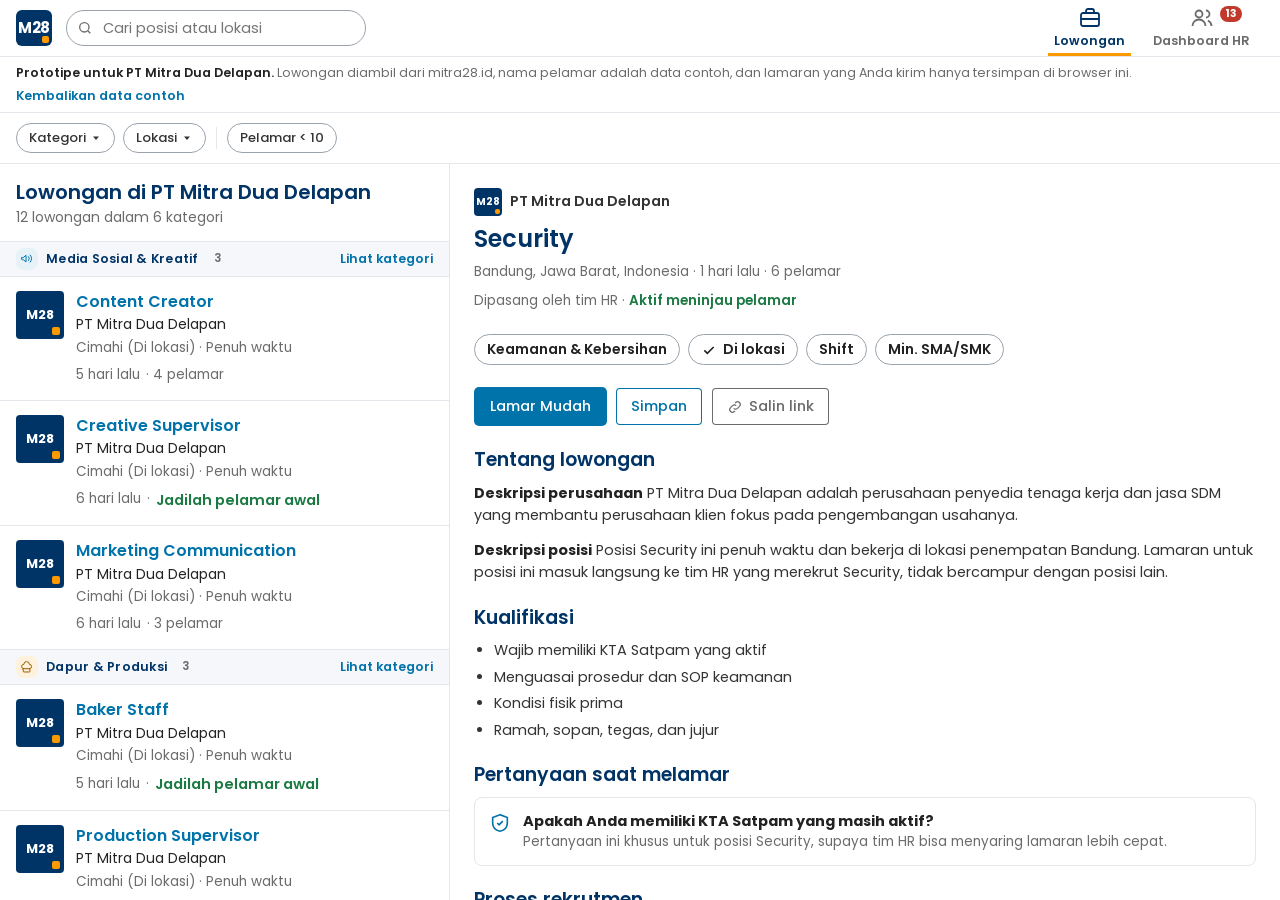
<file: index.html>
<!doctype html>
<html lang="id">
<head>
  <meta charset="utf-8">
  <meta name="viewport" content="width=device-width, initial-scale=1, viewport-fit=cover">
  <title>Rekrutmen M28</title>
  <meta name="description" content="Prototipe sistem rekrutmen PT Mitra Dua Delapan: lowongan per kategori, formulir lamaran bertahap, dan dashboard HR.">
  <link rel="preconnect" href="https://fonts.googleapis.com">
  <link rel="preconnect" href="https://fonts.gstatic.com" crossorigin>
  <link rel="stylesheet" href="https://fonts.googleapis.com/css2?family=Poppins:wght@400;500;600;700&family=IBM+Plex+Mono:wght@400;500&display=swap">
  <link rel="stylesheet" href="css/style.css">
</head>
<body>
<header class="nav">
  <div class="wrap">
    <span class="logo" aria-hidden="true">M28</span>
    <label class="nsearch" for="gsearch"><svg width="16" height="16" viewBox="0 0 24 24" fill="none" stroke="currentColor" stroke-width="2"><circle cx="11" cy="11" r="7"/><path d="m20 20-3.5-3.5"/></svg><input id="gsearch" type="search" placeholder="Cari posisi atau lokasi"></label>
    <nav class="navitems" aria-label="Tampilan">
      <button class="navitem" id="v-portal"><svg width="24" height="24" viewBox="0 0 24 24" fill="none" stroke="currentColor" stroke-width="1.8"><rect x="3" y="7" width="18" height="13" rx="2"/><path d="M8 7V5a2 2 0 0 1 2-2h4a2 2 0 0 1 2 2v2M3 13h18"/></svg>Lowongan</button>
      <button class="navitem" id="v-hr"><svg width="24" height="24" viewBox="0 0 24 24" fill="none" stroke="currentColor" stroke-width="1.8"><circle cx="9" cy="8" r="3.5"/><path d="M2.5 20a6.5 6.5 0 0 1 13 0"/><path d="M16 4.5a3.5 3.5 0 0 1 0 7M18 14.5a6.5 6.5 0 0 1 3.5 5.5"/></svg>Dashboard HR<span class="badge" id="hrbadge" hidden></span></button>
    </nav>
  </div>
</header>
<div class="demo-note"><div class="wrap"><span><b>Prototipe untuk PT Mitra Dua Delapan.</b> Lowongan diambil dari mitra28.id, nama pelamar adalah data contoh, dan lamaran yang Anda kirim hanya tersimpan di browser ini.</span><button class="linkbtn" id="reset">Kembalikan data contoh</button></div></div>

<main id="app"></main>
<div id="layer"></div>

<script src="js/app.js"></script>
</body>
</html>
</file>
<file: css/style.css>
/* Base reset */
:root{color-scheme:light;box-sizing:border-box;padding-top:env(safe-area-inset-top,0px);padding-bottom:env(safe-area-inset-bottom,0px)}
html{scroll-padding-top:env(safe-area-inset-top,0px)}
body{margin:0;padding:0;font:14px -apple-system,BlinkMacSystemFont,sans-serif;background:#fff;color:#000}
img{max-width:100%}
[hidden]:not([hidden=until-found i]){display:none!important}

/* Layout: plain white two-pane jobs view (hairline dividers, pill filters) dressed in the mitra28.id brand: navy #003366 headings, orange #FF9900 accents, #0073AA buttons, Poppins */
:root {
  --bg: #ffffff;
  --surface: #ffffff;
  --surface-2: #f5f7fa;
  --hover: #f3f7fb;
  --selected: #e9f1f8;
  --fg: #222222;
  --body: #333333;
  --muted: #6b6b6b;
  --line: #e3e6ea;
  --pill: #9aa3ad;
  --heading: #003366;
  --primary: #0073aa;
  --primary-hover: #005f8c;
  --primary-soft: #e6f2f8;
  --brand: #003366;
  --orange: #ff9900;
  --ok: #1b7a43;   --ok-bg: #e3f3e9;
  --bad: #c0392b;  --bad-bg: #fbe6e3;
  --warn: #9a5b00; --warn-bg: #fff2dc;
  --violet: #5b3fb0; --violet-bg: #efebfa;
  --banner: linear-gradient(120deg, #003366, #0073aa 62%, #ff9900);
  --font: "Poppins", "Segoe UI", system-ui, sans-serif;
  --mono: "IBM Plex Mono", ui-monospace, Consolas, monospace;
}
@media (prefers-color-scheme: dark) { :root:not([data-theme="light"]) {
  --bg: #0d1726; --surface: #0d1726; --surface-2: #152338; --hover: #14243a; --selected: #172c47; --fg: #eef2f7; --body: #d6dde8; --muted: #9fb0c6; --line: #22344e; --pill: #6f819a;
  --heading: #9cc6ef; --primary: #4fb3e6; --primary-hover: #7cc7ee; --primary-soft: #14324d; --brand: #003366; --orange: #ff9900;
  --ok: #6fcf97; --ok-bg: #173226; --bad: #f19a82; --bad-bg: #3a221c; --warn: #ffbf5c; --warn-bg: #3a2a10; --violet: #b9a2f2; --violet-bg: #2a2340;
  --banner: linear-gradient(120deg, #00264d, #005a87 62%, #c77700);
  color-scheme: dark; } }
:root[data-theme="dark"] {
  --bg: #0d1726; --surface: #0d1726; --surface-2: #152338; --hover: #14243a; --selected: #172c47; --fg: #eef2f7; --body: #d6dde8; --muted: #9fb0c6; --line: #22344e; --pill: #6f819a;
  --heading: #9cc6ef; --primary: #4fb3e6; --primary-hover: #7cc7ee; --primary-soft: #14324d; --brand: #003366; --orange: #ff9900;
  --ok: #6fcf97; --ok-bg: #173226; --bad: #f19a82; --bad-bg: #3a221c; --warn: #ffbf5c; --warn-bg: #3a2a10; --violet: #b9a2f2; --violet-bg: #2a2340;
  --banner: linear-gradient(120deg, #00264d, #005a87 62%, #c77700);
  color-scheme: dark;
}
* { box-sizing: border-box; }
body { background: var(--bg); color: var(--body); font-family: var(--font); font-size: 14.5px; line-height: 1.55; }
h1, h2, h3 { text-wrap: balance; margin: 0; line-height: 1.25; color: var(--heading); font-weight: 600; }
.fbar { border-bottom: 1px solid var(--line); }
.fbar .wrap { padding-block: 10px; display: flex; gap: 8px; flex-wrap: wrap; align-items: center; }
.fbar .fpill { font-size: 13px; padding: 4px 12px; }
.dd { position: relative; }
.ddbtn { display: inline-flex; align-items: center; gap: 4px; }
.ddpop { position: absolute; top: calc(100% + 6px); left: 0; z-index: 30; width: min(320px, calc(100vw - 32px)); background: var(--surface); border-radius: 8px; box-shadow: 0 0 0 1px var(--line), 0 8px 24px rgba(0,0,0,.16); }
.ddlist { padding: 6px 0; max-height: 340px; overflow: auto; }
.ddopt { display: flex; align-items: center; gap: 12px; padding: 9px 16px; font-size: 13.5px; color: var(--body); cursor: pointer; }
.ddopt:hover { background: var(--hover); }
.ddopt input { width: 20px; height: 20px; margin: 0; accent-color: var(--primary); flex: none; }
.ddopt .cn { margin-left: auto; }
.ddopt.zero { color: var(--muted); }
.ddfoot { border-top: 1px solid var(--line); padding: 10px 12px; display: flex; justify-content: flex-end; gap: 8px; }
.btn.soft { background: var(--surface-2); color: var(--body); }
.btn.soft:disabled { opacity: .55; cursor: default; }
.cn { font-size: 12.5px; font-weight: 600; color: var(--muted); background: var(--surface-2); border-radius: 999px; padding: 0 7px; font-variant-numeric: tabular-nums; }
.ci { display: grid; place-items: center; border-radius: 8px; flex: none; }
.ci svg { width: 60%; height: 60%; }
.fsep { width: 1px; height: 22px; background: var(--line); margin: 0 2px; }
.cathead { position: sticky; top: 0; z-index: 2; background: var(--surface-2); border-bottom: 1px solid var(--line); padding: 6px 16px; display: flex; align-items: center; gap: 8px; }
.cathead b { color: var(--heading); font-size: 12.5px; font-weight: 600; letter-spacing: .02em; }
.cathead .cn { font-size: 11.5px; }
.cathead .linkbtn { margin-left: auto; font-size: 12.5px; }
.phrow { display: flex; gap: 12px; align-items: center; }
button.tag { background: var(--surface); cursor: pointer; }
button.tag:hover { border-color: var(--heading); color: var(--heading); }
.rel { display: grid; }
.relrow { display: flex; gap: 12px; align-items: center; padding: 10px 0; border: 0; border-top: 1px solid var(--line); background: none; text-align: left; width: 100%; }
.relrow:first-child { border-top: 0; }
.relrow .co { width: 40px; height: 40px; font-size: 11px; }
.relrow .jt { color: var(--primary); font-weight: 600; }
.relrow:hover .jt { text-decoration: underline; }
@media (max-width: 860px) { .cathead { position: static; } }
p { margin: 0; }
button, input, select, textarea { font: inherit; color: inherit; }
button { cursor: pointer; }
:focus-visible { outline: 2px solid var(--primary); outline-offset: 2px; }
svg { flex: none; }
.wrap { max-width: 1280px; margin: 0 auto; padding-left: max(16px, env(safe-area-inset-left, 0px)); padding-right: max(16px, env(safe-area-inset-right, 0px)); }
.card { background: var(--surface); border: 1px solid var(--line); border-radius: 8px; }

/* Nav */
.nav { background: var(--surface); border-bottom: 1px solid var(--line); position: sticky; top: env(safe-area-inset-top, 0px); z-index: 20; }
.nav .wrap { display: flex; align-items: center; gap: 14px; height: 56px; }
.logo { width: 36px; height: 36px; border-radius: 6px; background: var(--brand); color: #fff; display: grid; place-items: center; font-weight: 700; font-size: 15px; letter-spacing: -.02em; position: relative; flex: none; }
.logo::after { content: ""; position: absolute; right: 3px; bottom: 3px; width: 7px; height: 7px; border-radius: 2px; background: var(--orange); }
.nsearch { display: flex; align-items: center; gap: 8px; background: var(--surface); border: 1px solid var(--pill); border-radius: 999px; padding: 0 10px; height: 36px; flex: 0 1 300px; min-width: 0; color: var(--muted); }
.nsearch input { border: 0; background: transparent; outline: 0; min-width: 0; width: 100%; color: var(--fg); }
.navitems { margin-left: auto; display: flex; height: 100%; }
.navitem { border: 0; background: none; display: flex; flex-direction: column; align-items: center; justify-content: center; gap: 1px; padding: 0 14px; font-size: 12.5px; font-weight: 600; color: var(--muted); position: relative; min-width: 76px; }
.navitem:hover { color: var(--heading); }
.navitem[aria-current="true"] { color: var(--heading); }
.navitem[aria-current="true"]::after { content: ""; position: absolute; left: 8px; right: 8px; bottom: 0; height: 3px; background: var(--orange); }
.navitem .badge { position: absolute; top: 6px; right: 22px; background: var(--bad); color: #fff; border-radius: 999px; font-size: 10.5px; font-weight: 700; padding: 0 5px; line-height: 16px; }
@media (max-width: 560px) { .nsearch { display: none; } .navitem { min-width: 64px; padding: 0 8px; } }
.demo-note { font-size: 12.5px; color: var(--muted); background: var(--bg); border-bottom: 1px solid var(--line); }
.demo-note .wrap { padding-block: 6px; display: flex; gap: 4px 12px; flex-wrap: wrap; align-items: center; }
.demo-note b { color: var(--fg); font-weight: 600; }
.linkbtn { border: 0; background: none; padding: 0; color: var(--primary); font-weight: 600; font-size: inherit; }
.linkbtn:hover { text-decoration: underline; }

/* Buttons & pills */
.btn { border: 1px solid transparent; border-radius: 5px; padding: 7px 15px; font-weight: 500; font-size: 14.5px; display: inline-flex; align-items: center; gap: 6px; min-height: 34px; transition: background .15s, box-shadow .15s; }
.btn.primary { background: var(--primary); color: #ffffff; }
.btn.primary:hover { background: var(--primary-hover); }
.btn.outline { background: transparent; color: var(--primary); box-shadow: inset 0 0 0 1px var(--primary); }
.btn.outline:hover { background: var(--primary-soft); box-shadow: inset 0 0 0 2px var(--primary); }
.btn.quiet { background: transparent; color: var(--muted); box-shadow: inset 0 0 0 1px var(--muted); }
.btn.quiet:hover { background: var(--hover); color: var(--fg); }
.btn.sm { font-size: 14px; padding: 4px 12px; min-height: 30px; }
.pills { display: flex; gap: 8px; flex-wrap: wrap; }
.fpill { border: 1px solid var(--pill); background: var(--surface); color: var(--body); border-radius: 999px; padding: 5px 14px; font-weight: 500; font-size: 14px; }
.fpill:hover { border-color: var(--heading); color: var(--heading); }
.fpill[aria-pressed="true"] { background: var(--orange); border-color: var(--orange); color: #222222; }
.tag { display: inline-flex; align-items: center; gap: 6px; border: 1px solid var(--pill); color: var(--fg); border-radius: 999px; padding: 4px 12px; font-size: 14px; font-weight: 600; }
.meta { color: var(--muted); font-size: 13.5px; }
.green { color: var(--ok); font-weight: 600; }
.mono { font-family: var(--mono); font-size: 12.5px; font-variant-numeric: tabular-nums; }

/* Portal: split */
/* Plain white two-pane: each column scrolls on its own and the pair fills the rest of the screen */
.portal { display: grid; grid-template-columns: minmax(0, 450px) minmax(0, 1fr); max-width: 1280px; margin: 0 auto; background: var(--bg); border-left: 1px solid var(--line); border-right: 1px solid var(--line); height: calc(100vh - var(--top, 150px)); padding-left: env(safe-area-inset-left, 0px); padding-right: env(safe-area-inset-right, 0px); }
@supports (height: 100dvh) { .portal { height: calc(100dvh - var(--top, 150px)); } }
@media (max-width: 1280px) { .portal { border-left: 0; border-right: 0; } }
.plist { border-right: 1px solid var(--line); min-width: 0; overflow: auto; }
.plist-h { padding: 16px 16px 12px; display: grid; gap: 2px; border-bottom: 1px solid var(--line); }
.plist-h h2 { font-size: 20px; font-weight: 600; }
.plist-h p { font-size: 14px; color: var(--muted); }
.plist-f { padding: 12px 16px; border-bottom: 1px solid var(--line); }
.jobrow { display: flex; gap: 12px; padding: 14px 16px; border: 0; border-bottom: 1px solid var(--line); background: transparent; width: 100%; text-align: left; position: relative; }
.jobrow:hover { background: var(--hover); }
.jobrow[aria-current="true"] { background: var(--selected); }
.jobrow[aria-current="true"]::before { content: ""; position: absolute; left: 0; top: 0; bottom: 0; width: 3px; background: var(--orange); }
.co { width: 48px; height: 48px; border-radius: 4px; background: var(--brand); color: #fff; display: grid; place-items: center; font-weight: 700; font-size: 13px; flex: none; position: relative; }
.co::after { content: ""; position: absolute; right: 4px; bottom: 4px; width: 8px; height: 8px; border-radius: 2px; background: var(--orange); }
.jobrow .jt { color: var(--primary); font-weight: 600; font-size: 16px; line-height: 1.25; }
.jobrow:hover .jt { text-decoration: underline; }
.jobrow .jc { font-size: 14px; color: var(--fg); }
.jobrow .jm { margin-top: 6px; display: flex; gap: 6px; align-items: center; flex-wrap: wrap; }
.pdetail { min-width: 0; padding: 24px; display: grid; gap: 22px; align-content: start; overflow: auto; }
.back { display: none; }
@media (max-width: 860px) {
  .portal { grid-template-columns: 1fr; height: auto; }
  .plist { border-right: 0; overflow: visible; }
  .portal.show-detail .plist { display: none; }
  .portal:not(.show-detail) .pdetail { display: none; }
  .pdetail { overflow: visible; padding: 18px 16px; }
  .back { display: inline-flex; }
}
.dhead { display: grid; gap: 8px; }
.dco { display: flex; align-items: center; gap: 8px; font-size: 14px; font-weight: 600; }
.dco .co { width: 28px; height: 28px; font-size: 10px; }
.dco .co::after { width: 5px; height: 5px; right: 2px; bottom: 2px; }
.dhead h2 { font-size: 24px; font-weight: 600; }
.ins { display: grid; gap: 8px; font-size: 14.5px; }
.ins div { display: flex; gap: 10px; align-items: center; }
.ins svg { color: var(--muted); }
.actions { display: flex; gap: 8px; flex-wrap: wrap; }
.sec h3 { font-size: 19px; font-weight: 600; margin-bottom: 10px; }
.sec ul { margin: 0; padding-left: 20px; display: grid; gap: 4px; }
.steps { display: grid; grid-template-columns: repeat(4, minmax(0, 1fr)); gap: 8px; counter-reset: s; }
@media (max-width: 520px) { .steps { grid-template-columns: repeat(2, minmax(0, 1fr)); } }
.step { border: 1px solid var(--line); border-radius: 8px; padding: 10px 12px; font-size: 13.5px; }
.step b { display: block; font-size: 14.5px; }
.step::before { counter-increment: s; content: counter(s); display: grid; place-items: center; width: 22px; height: 22px; border-radius: 50%; background: var(--primary); color: var(--surface); font-size: 12px; font-weight: 700; margin-bottom: 6px; }
.screen-box { border: 1px solid var(--line); border-radius: 8px; padding: 12px 14px; display: flex; gap: 12px; align-items: start; }
.screen-box svg { color: var(--primary); margin-top: 2px; }
.urlbox { display: flex; gap: 8px; align-items: center; background: var(--surface-2); border-radius: 6px; padding: 8px 10px; font-family: var(--mono); font-size: 12.5px; overflow-wrap: anywhere; color: var(--muted); }

/* Modal */
.overlay { position: fixed; inset: 0; background: rgba(0,0,0,.6); z-index: 40; display: grid; place-items: center; padding: max(16px, env(safe-area-inset-top, 0px)) max(16px, env(safe-area-inset-right, 0px)) max(16px, env(safe-area-inset-bottom, 0px)) max(16px, env(safe-area-inset-left, 0px)); }
.dialog { background: var(--surface); border-radius: 10px; width: 100%; max-width: 620px; max-height: 100%; display: flex; flex-direction: column; overflow: hidden; }
.dlg-h { padding: 14px 20px; border-bottom: 1px solid var(--line); display: flex; justify-content: space-between; align-items: center; gap: 12px; }
.dlg-h h2 { font-size: 19px; font-weight: 600; }
.x { border: 0; background: transparent; width: 36px; height: 36px; border-radius: 50%; display: grid; place-items: center; color: var(--muted); flex: none; }
.x:hover { background: var(--hover); color: var(--fg); }
.prog { padding: 14px 20px 0; display: grid; gap: 6px; }
.prog-bar { height: 8px; border-radius: 8px; background: var(--surface-2); overflow: hidden; }
.prog-bar span { display: block; height: 100%; background: var(--orange); border-radius: 8px; transition: width .25s ease; }
.prog-l { display: flex; justify-content: space-between; font-size: 13px; color: var(--muted); }
.dlg-b { padding: 16px 20px 20px; overflow: auto; display: grid; gap: 16px; }
.dlg-b h3 { font-size: 17px; font-weight: 600; }
.dlg-f { padding: 12px 20px; border-top: 1px solid var(--line); display: flex; justify-content: flex-end; gap: 8px; }
.me { display: flex; gap: 12px; align-items: center; }
.field { display: grid; gap: 4px; }
.field label, .field legend { font-size: 14px; color: var(--muted); }
.field input, .field select, .field textarea { border: 1px solid var(--muted); background: var(--surface); border-radius: 4px; padding: 8px 10px; width: 100%; min-width: 0; }
.field input:focus, .field select:focus, .field textarea:focus { outline: 0; box-shadow: 0 0 0 1px var(--fg); border-color: var(--fg); }
.row2 { display: grid; grid-template-columns: 1fr 1fr; gap: 12px; }
@media (max-width: 520px) { .row2 { grid-template-columns: 1fr; } }
.radios { display: grid; gap: 8px; }
.radio { display: flex; gap: 10px; align-items: center; border: 1px solid var(--line); border-radius: 8px; padding: 10px 12px; font-size: 15px; }
.radio:has(input:checked) { border-color: var(--primary); box-shadow: inset 0 0 0 1px var(--primary); background: var(--primary-soft); }
.radio input { accent-color: var(--primary); width: 18px; height: 18px; }
.upload { border: 1px dashed var(--primary); border-radius: 8px; padding: 16px; display: flex; gap: 14px; align-items: center; background: var(--primary-soft); }
.upload label { cursor: pointer; }
.review { border: 1px solid var(--line); border-radius: 8px; }
.review div { display: grid; grid-template-columns: 150px minmax(0, 1fr); gap: 12px; padding: 9px 12px; border-bottom: 1px solid var(--line); font-size: 14.5px; }
.review div:last-child { border-bottom: 0; }
.review dt { color: var(--muted); }
.review dd { margin: 0; overflow-wrap: anywhere; }
@media (max-width: 520px) { .review div { grid-template-columns: 1fr; gap: 2px; } }
.err { color: var(--bad); font-size: 13.5px; font-weight: 600; }
.done { padding: 34px 24px; text-align: center; display: grid; gap: 12px; justify-items: center; }
.done .tick { width: 56px; height: 56px; border-radius: 50%; background: var(--ok-bg); color: var(--ok); display: grid; place-items: center; }

/* Apply form */
.dialog.apply { max-width: 680px; }
.dialog.apply:not(.anim) { animation: none; }
.dialog.apply .dlg-b { gap: 18px; }
.dlg-h .meta { margin-top: 2px; }
.prog-l b { color: var(--fg); font-weight: 600; }
.step-h { display: grid; gap: 2px; }
.step-h h3 { font-size: 18px; }
.fsec { display: grid; gap: 12px; padding-top: 16px; border-top: 1px solid var(--line); }
.fsec h4 { margin: 0; font-size: 12px; font-weight: 600; letter-spacing: .06em; text-transform: uppercase; color: var(--muted); }
.fgrid { display: grid; grid-template-columns: repeat(2, minmax(0, 1fr)); gap: 14px 16px; }
.fgrid .span2 { grid-column: 1 / -1; }
.stack { display: grid; gap: 12px; }
@media (max-width: 560px) { .fgrid { grid-template-columns: 1fr; } }
fieldset.field { border: 0; padding: 0; margin: 0; min-width: 0; }
.field legend { padding: 0; margin-bottom: 6px; }
.req { color: var(--bad); }
.hint { font-size: 12.5px; color: var(--muted); }
.ferr { display: flex; gap: 4px; align-items: center; font-size: 12.5px; font-weight: 600; color: var(--bad); }
.field [aria-invalid="true"] { border-color: var(--bad); box-shadow: 0 0 0 1px var(--bad); }
.affix { display: flex; border: 1px solid var(--muted); border-radius: 4px; background: var(--surface); overflow: hidden; }
.affix:focus-within { border-color: var(--fg); box-shadow: 0 0 0 1px var(--fg); }
.affix > span { display: grid; place-items: center; padding: 0 10px; background: var(--surface-2); color: var(--muted); font-size: 13.5px; }
.field .affix input { border: 0; border-radius: 0; box-shadow: none; }
.seg { display: flex; flex-wrap: wrap; gap: 6px; }
.seg label { cursor: pointer; position: relative; }
.field .seg input { position: absolute; opacity: 0; width: 1px; height: 1px; padding: 0; border: 0; }
.seg span { display: inline-flex; align-items: center; min-height: 34px; padding: 4px 14px; border: 1px solid var(--pill); border-radius: 999px; font-size: 13.5px; font-weight: 500; color: var(--body); background: var(--surface); }
.seg label:hover span { background: var(--hover); }
.seg input:checked + span { background: var(--primary-soft); border-color: var(--primary); color: var(--primary); box-shadow: inset 0 0 0 1px var(--primary); font-weight: 600; }
.seg input:focus-visible + span { outline: 2px solid var(--primary); outline-offset: 2px; }
.lockpos { display: flex; gap: 12px; align-items: center; border: 1px solid var(--line); border-radius: 8px; padding: 10px 12px; background: var(--surface-2); }
.lockpos .co { width: 40px; height: 40px; font-size: 11px; }
.lockpos b { color: var(--fg); }
.locked { margin-left: auto; display: inline-flex; gap: 4px; align-items: center; font-size: 12.5px; font-weight: 600; color: var(--ok); white-space: nowrap; }
@media (max-width: 560px) { .locked { display: none; } }
.skrow { display: grid; grid-template-columns: minmax(0, 1fr) auto 32px; gap: 12px; align-items: end; }
@media (max-width: 560px) { .skrow { grid-template-columns: minmax(0, 1fr) 32px; } .skrow fieldset { grid-column: 1; grid-row: 2; } }
.x.sm { width: 32px; height: 32px; margin-bottom: 1px; }
.x.sm svg { width: 18px; height: 18px; }
.entry { border: 1px solid var(--line); border-radius: 8px; padding: 12px 14px 14px; display: grid; gap: 12px; }
.entry-h { display: flex; justify-content: space-between; align-items: center; font-size: 14px; }
.entry-h b { color: var(--fg); }
.addbtn { justify-self: start; }
.toggle { display: flex; gap: 10px; align-items: center; font-size: 14px; cursor: pointer; color: var(--fg); }
.toggle input { width: 18px; height: 18px; margin: 0; accent-color: var(--primary); flex: none; }
.rsec { display: grid; gap: 6px; }
.rsec + .rsec { margin-top: 10px; }
.rsec-h { display: flex; justify-content: space-between; align-items: center; font-size: 14px; }
.rsec-h b { color: var(--fg); }
.decl { border: 1px solid var(--line); border-radius: 8px; padding: 12px 14px; display: grid; gap: 8px; background: var(--surface-2); }
.decl label { display: flex; gap: 10px; align-items: flex-start; font-size: 14px; color: var(--fg); cursor: pointer; }
.decl input { width: 18px; height: 18px; margin: 2px 0 0; accent-color: var(--primary); flex: none; }
.decl input[aria-invalid="true"] { outline: 2px solid var(--bad); outline-offset: 2px; }
.resume { display: flex; gap: 10px; align-items: center; justify-content: space-between; flex-wrap: wrap; background: var(--primary-soft); border-radius: 8px; padding: 8px 12px; font-size: 13.5px; }
.dlg-f { align-items: center; flex-wrap: wrap; }
.dlg-f .demo { margin-right: auto; font-size: 13px; }
.dlg-f .saved { font-size: 12.5px; }
@media (max-width: 560px) { .dlg-f .saved { display: none; } }
.formview details { border-top: 1px solid var(--line); }
.formview details:first-child { border-top: 0; }
.formview summary { cursor: pointer; padding: 8px 0; font-weight: 600; font-size: 14px; color: var(--fg); }
.formview .review { margin-bottom: 10px; }
.formview .review div { grid-template-columns: 120px minmax(0, 1fr); font-size: 13.5px; }

/* HR dashboard shell */
.hrshell { display: grid; grid-template-columns: 232px minmax(0, 1fr); min-height: calc(100vh - 92px); background: var(--surface-2); }
.side { background: var(--surface); border-right: 1px solid var(--line); }
.side-in { position: sticky; top: calc(57px + env(safe-area-inset-top, 0px)); display: grid; gap: 2px; padding: 14px 10px 20px max(10px, env(safe-area-inset-left, 0px)); }
.snav { display: flex; align-items: center; gap: 10px; border: 0; background: none; padding: 9px 12px; border-radius: 6px; font-size: 14px; color: var(--body); text-align: left; width: 100%; }
.snav svg { width: 18px; height: 18px; color: var(--muted); }
.snav:hover { background: var(--hover); color: var(--fg); }
.snav[aria-current="true"] { background: var(--selected); color: var(--heading); font-weight: 600; }
.snav[aria-current="true"] svg { color: var(--heading); }
.snav .dot, .snav .scnt { margin-left: auto; }
.scnt { font-size: 12px; color: var(--muted); font-variant-numeric: tabular-nums; }
.snav-g { font-size: 11px; font-weight: 600; letter-spacing: .07em; text-transform: uppercase; color: var(--muted); padding: 14px 12px 4px; margin-top: 8px; border-top: 1px solid var(--line); }
.snav-sep { height: 1px; background: var(--line); margin: 10px 0 6px; }
.hrmain { min-width: 0; padding: 20px max(16px, env(safe-area-inset-right, 0px)) 40px 24px; display: grid; gap: 16px; align-content: start; }
@media (max-width: 860px) {
  .hrshell { grid-template-columns: 1fr; }
  .side { border-right: 0; border-bottom: 1px solid var(--line); }
  .side-in { position: static; display: flex; overflow-x: auto; gap: 4px; padding: 8px max(16px, env(safe-area-inset-right, 0px)) 8px max(16px, env(safe-area-inset-left, 0px)); }
  .snav { width: auto; flex: none; white-space: nowrap; }
  .snav-g, .snav-sep { display: none; }
  .hrmain { padding: 16px max(16px, env(safe-area-inset-right, 0px)) 32px max(16px, env(safe-area-inset-left, 0px)); }
}
.phead { display: flex; justify-content: space-between; align-items: flex-end; gap: 12px; flex-wrap: wrap; }
.phead h1 { font-size: 24px; font-weight: 700; }
.phead p { color: var(--muted); font-size: 13.5px; margin-top: 2px; }
.hsearch { flex: 0 1 300px; background: var(--surface); }
.notice { display: flex; gap: 10px; align-items: center; flex-wrap: wrap; background: var(--surface); border: 1px solid var(--line); border-left: 4px solid var(--orange); border-radius: 8px; padding: 10px 14px; font-size: 14px; color: var(--fg); }
.notice svg { width: 18px; height: 18px; color: var(--orange); }
.panel { background: var(--surface); border: 1px solid var(--line); border-radius: 8px; min-width: 0; overflow: hidden; }
.panel-h { display: flex; justify-content: space-between; align-items: center; gap: 10px; padding: 14px 18px 0; }
.panel-h h2 { font-size: 16px; font-weight: 600; }
.panel-h .linkbtn { font-size: 13px; }
.kpis { display: grid; grid-template-columns: repeat(6, minmax(0, 1fr)); padding: 6px; }
@media (max-width: 1100px) { .kpis { grid-template-columns: repeat(3, minmax(0, 1fr)); } }
@media (max-width: 520px) { .kpis { grid-template-columns: repeat(2, minmax(0, 1fr)); } }
.kpi { border: 0; background: none; text-align: left; padding: 12px 14px; display: grid; gap: 6px; align-content: start; border-radius: 6px; }
.kpi:hover { background: var(--hover); }
.kpi span { font-size: 13px; color: var(--body); }
.kpi b { font-size: 26px; font-weight: 700; color: var(--fg); font-variant-numeric: tabular-nums; line-height: 1.1; }
.kpi small { font-size: 12px; color: var(--muted); }
.kpi.warn b { color: var(--orange); }
.kpi-f { border-top: 1px solid var(--line); padding: 10px 20px; display: flex; gap: 6px 22px; flex-wrap: wrap; font-size: 13px; color: var(--muted); }
.kpi-f b { color: var(--fg); font-weight: 600; }
.cols2 { display: grid; grid-template-columns: minmax(0, 1fr) minmax(0, 1fr); gap: 16px; }
@media (max-width: 1000px) { .cols2 { grid-template-columns: 1fr; } }
.todo, .mini { display: grid; padding: 8px 0; }
.todo button { display: flex; align-items: center; gap: 12px; border: 0; background: none; padding: 9px 18px; text-align: left; font-size: 14px; color: var(--body); }
.todo button:hover, .mini button:hover { background: var(--hover); }
.todo b { margin-left: auto; font-size: 16px; color: var(--fg); font-variant-numeric: tabular-nums; }
.todo button > svg { width: 16px; height: 16px; color: var(--muted); }
.todo .ic { width: 30px; height: 30px; border-radius: 8px; display: grid; place-items: center; flex: none; }
.todo .ic svg { width: 16px; height: 16px; }
.mini button { display: flex; gap: 10px; align-items: center; border: 0; background: none; padding: 8px 18px; text-align: left; }
.mini .nm { font-weight: 600; font-size: 14px; color: var(--fg); }
.mini .status { margin-left: auto; }
.tbl-wrap { overflow-x: auto; }
.tbl { width: 100%; border-collapse: collapse; font-size: 13.5px; }
.tbl th { text-align: left; font-size: 12.5px; font-weight: 600; color: var(--muted); background: var(--surface-2); padding: 10px 14px; white-space: nowrap; }
.tbl td { padding: 12px 14px; border-top: 1px solid var(--line); vertical-align: top; color: var(--body); }
.tbl tr.click { cursor: pointer; }
.tbl tr.click:hover td { background: var(--hover); }
.tbl .t1 { font-weight: 600; color: var(--fg); }
.tbl .num { text-align: right; font-variant-numeric: tabular-nums; }
.tbl input[type=checkbox] { width: 16px; height: 16px; margin: 0; accent-color: var(--primary); }
.who { display: flex; align-items: center; gap: 6px; }
.udot { width: 8px; height: 8px; border-radius: 50%; background: var(--primary); flex: none; }
.ptabs { display: flex; gap: 24px; padding: 0 18px; border-bottom: 1px solid var(--line); overflow-x: auto; }
.ptab { border: 0; background: none; padding: 14px 0 11px; font-size: 14.5px; font-weight: 600; color: var(--fg); white-space: nowrap; position: relative; }
.ptab:hover { color: var(--heading); }
.ptab .n { color: var(--primary); margin-left: 4px; }
.ptab[aria-selected="true"]::after { content: ""; position: absolute; left: 0; right: 0; bottom: -1px; height: 3px; border-radius: 3px 3px 0 0; background: var(--orange); }
.pfilters { display: flex; gap: 10px 14px; align-items: center; flex-wrap: wrap; padding: 12px 18px; }
.pfilters label { display: flex; gap: 6px; align-items: center; font-size: 13px; color: var(--muted); }
.pfilters select { border: 1px solid var(--line); background: var(--surface); border-radius: 6px; padding: 6px 8px; font-size: 13px; color: var(--fg); max-width: 230px; }
.pfilters .fpill { font-size: 13px; padding: 4px 12px; }
.found { font-size: 13px; color: var(--muted); }
.bulk { display: flex; gap: 8px; align-items: center; flex-wrap: wrap; margin: 0 18px 12px; padding: 8px 12px; background: var(--primary-soft); border-radius: 8px; font-size: 13.5px; }
.bulk b { color: var(--fg); margin-right: 4px; }
.pfoot { padding: 12px 18px; border-top: 1px solid var(--line); font-size: 13px; color: var(--muted); }
.okpill { color: var(--ok); background: var(--ok-bg); }
.rowact { display: flex; gap: 6px; flex-wrap: nowrap; }
.rowact .btn { white-space: nowrap; }

/* Avatars */
.av { width: 48px; height: 48px; border-radius: 50%; display: grid; place-items: center; font-weight: 700; color: #fff; flex: none; font-size: 16px; }
.av.lg { width: 104px; height: 104px; font-size: 34px; border: 4px solid var(--surface); }
.av.sm { width: 40px; height: 40px; font-size: 14px; }

/* HR */
.hr { display: grid; grid-template-columns: 240px minmax(0, 1fr) 380px; gap: 16px; margin-block: 16px 24px; align-items: start; }
@media (max-width: 1180px) { .hr { grid-template-columns: 240px minmax(0, 1fr); } .hr .pslot { display: none; } }
@media (max-width: 820px) { .hr { grid-template-columns: 1fr; } }
.rail { overflow: hidden; position: sticky; top: 70px; }
@media (max-width: 820px) { .rail { position: static; } }
.rail-h { padding: 14px 16px 10px; font-weight: 600; font-size: 16px; }
.rail-list { display: grid; max-height: 620px; overflow: auto; padding-bottom: 6px; }
@media (max-width: 820px) { .rail-list { max-height: none; display: flex; overflow-x: auto; gap: 8px; padding: 0 16px 14px; } }
.rbtn { border: 0; background: transparent; text-align: left; padding: 8px 16px; display: flex; justify-content: space-between; align-items: center; gap: 8px; position: relative; }
.rbtn:hover { background: var(--hover); }
.rbtn[aria-current="true"] { background: var(--selected); }
.rbtn[aria-current="true"]::before { content: ""; position: absolute; left: 0; top: 0; bottom: 0; width: 3px; background: var(--orange); }
.rbtn .nm { font-weight: 600; font-size: 14.5px; display: block; }
.rbtn .sub { font-size: 12.5px; color: var(--muted); }
.cnt { display: flex; gap: 6px; align-items: center; font-size: 13px; color: var(--muted); flex: none; font-variant-numeric: tabular-nums; }
.dot { background: var(--bad); color: #fff; border-radius: 999px; padding: 0 6px; font-size: 11px; font-weight: 700; line-height: 17px; }
@media (max-width: 820px) { .rbtn { flex: none; border: 1px solid var(--line); border-radius: 999px; padding: 6px 12px; } .rbtn .sub { display: none; } .rbtn[aria-current="true"]::before { display: none; } .rbtn[aria-current="true"] { border-color: var(--primary); } }

.main { display: grid; gap: 12px; min-width: 0; }
.mhead { padding: 18px 20px 0; }
.mhead h2 { font-size: 21px; font-weight: 600; }
.mhead .meta { margin-top: 2px; }
.stats { display: grid; grid-template-columns: repeat(3, minmax(0, 1fr)); gap: 10px; margin-top: 14px; }
.stat { border: 1px solid var(--line); border-radius: 8px; padding: 10px 12px; }
.stat b { display: block; font-size: 22px; font-weight: 700; font-variant-numeric: tabular-nums; }
.stat span { font-size: 13px; color: var(--muted); }
.tabs { display: flex; gap: 0; border-bottom: 1px solid var(--line); overflow-x: auto; margin-top: 12px; padding: 0 8px; }
.tab { border: 0; background: none; padding: 12px 12px 10px; font-weight: 600; font-size: 14.5px; color: var(--muted); white-space: nowrap; position: relative; display: flex; gap: 6px; align-items: center; }
.tab:hover { color: var(--fg); background: var(--hover); }
.tab[aria-selected="true"] { color: var(--heading); }
.tab[aria-selected="true"]::after { content: ""; position: absolute; left: 0; right: 0; bottom: -1px; height: 3px; background: var(--orange); }
.tab .n { font-variant-numeric: tabular-nums; font-weight: 500; }
.searchbar { padding: 12px 16px; display: flex; gap: 8px; }
.searchbar .nsearch { flex: 1; display: flex; }
.alist { display: grid; }
.arow { display: flex; gap: 12px; padding: 14px 16px; border: 0; border-top: 1px solid var(--line); background: transparent; text-align: left; width: 100%; align-items: start; position: relative; }
.arow:hover { background: var(--hover); }
.arow[aria-current="true"] { background: var(--selected); box-shadow: inset 3px 0 0 var(--orange); }
.arow .nm { font-weight: 600; font-size: 16px; }
.arow:hover .nm { text-decoration: underline; }
.arow .hl { font-size: 14px; }
.arow .bottom { margin-top: 6px; display: flex; gap: 8px; flex-wrap: wrap; align-items: center; }
.arow .right { margin-left: auto; display: grid; justify-items: end; gap: 6px; flex: none; }
@media (max-width: 520px) { .arow .right { display: none; } }
.status { display: inline-flex; align-items: center; gap: 5px; padding: 2px 10px; border-radius: 999px; font-size: 12.5px; font-weight: 600; white-space: nowrap; }
.s-baru { color: var(--primary); background: var(--primary-soft); }
.s-screening { color: var(--warn); background: var(--warn-bg); }
.s-interview { color: var(--violet); background: var(--violet-bg); }
.s-diterima { color: var(--ok); background: var(--ok-bg); }
.s-ditolak { color: var(--bad); background: var(--bad-bg); }
.chk { display: inline-flex; gap: 4px; align-items: center; font-size: 13px; font-weight: 600; }
.chk.ok { color: var(--ok); } .chk.no { color: var(--bad); }
.unread { width: 8px; height: 8px; border-radius: 50%; background: var(--primary); position: absolute; left: 5px; top: 30px; }
.empty { padding: 40px 20px; text-align: center; color: var(--muted); display: grid; gap: 6px; justify-items: center; }

/* Profile panel */
.pslot { position: sticky; top: 70px; }
.profile { overflow: hidden; }
.pbanner { height: 72px; background: var(--banner); }
.ptop { padding: 0 18px 16px; margin-top: -52px; display: grid; gap: 4px; }
.ptop h2 { font-size: 21px; font-weight: 600; margin-top: 6px; }
.ptop .hl { font-size: 15px; }
.pact { display: flex; gap: 8px; flex-wrap: wrap; margin-top: 10px; }
.psec { padding: 14px 18px; border-top: 1px solid var(--line); display: grid; gap: 10px; }
.psec h3 { font-size: 16px; font-weight: 600; }
.stageline { display: grid; grid-template-columns: repeat(4, minmax(0, 1fr)); gap: 4px; }
.stageline button { border: 0; background: none; padding: 0; text-align: left; display: grid; gap: 5px; font-size: 12.5px; color: var(--muted); font-weight: 600; }
.stageline button span { height: 6px; border-radius: 6px; background: var(--surface-2); }
.stageline button.on { color: var(--fg); }
.stageline button.on span { background: var(--ok); }
.stageline.rejected button.on span { background: var(--bad); }
.qa { display: grid; gap: 2px; }
.qa .q { font-size: 14px; color: var(--muted); }
.qa .a { display: flex; gap: 6px; align-items: center; font-weight: 600; }
.cv { display: flex; align-items: center; gap: 12px; border: 1px solid var(--line); border-radius: 8px; padding: 10px 12px; }
.cv-ic { width: 36px; height: 44px; border-radius: 4px; background: var(--bad); color: #fff; font-size: 10px; font-weight: 700; display: grid; place-items: center; flex: none; }
.contact { display: grid; gap: 6px; font-size: 14.5px; }
.contact div { display: flex; gap: 10px; align-items: center; min-width: 0; }
.contact span { overflow-wrap: anywhere; min-width: 0; }
.contact svg { color: var(--muted); }
.notes textarea { width: 100%; border: 1px solid var(--line); background: var(--surface-2); border-radius: 8px; padding: 9px 11px; min-height: 72px; resize: vertical; }
.timeline { display: grid; gap: 0; }
.tl { display: grid; grid-template-columns: 16px minmax(0, 1fr); gap: 10px; font-size: 14px; padding-bottom: 10px; position: relative; }
.tl::before { content: ""; width: 9px; height: 9px; border-radius: 50%; background: var(--muted); margin-top: 6px; margin-left: 3px; }
.tl:not(:last-child)::after { content: ""; position: absolute; left: 7px; top: 17px; bottom: 0; width: 1px; background: var(--line); }
.tl .meta { font-size: 12.5px; }
.pempty { padding: 40px 20px; text-align: center; color: var(--muted); display: grid; gap: 8px; justify-items: center; }
.drawer { position: fixed; top: 0; right: 0; bottom: 0; width: min(420px, 100%); background: var(--surface); z-index: 45; box-shadow: -8px 0 30px rgba(0,0,0,.25); overflow: auto; padding-top: env(safe-area-inset-top, 0px); padding-bottom: env(safe-area-inset-bottom, 0px); padding-right: env(safe-area-inset-right, 0px); }
.drawer .profile { box-shadow: none; border-radius: 0; }
.drawer .x.close { position: absolute; top: calc(10px + env(safe-area-inset-top, 0px)); right: calc(10px + env(safe-area-inset-right, 0px)); background: rgba(0,0,0,.35); color: #fff; z-index: 2; }
.toast { position: fixed; left: max(16px, env(safe-area-inset-left, 0px)); bottom: calc(20px + env(safe-area-inset-bottom, 0px)); background: var(--surface); color: var(--fg); box-shadow: 0 0 0 1px var(--line), 0 6px 20px rgba(0,0,0,.18); padding: 12px 16px; border-radius: 8px; font-weight: 600; font-size: 14.5px; z-index: 60; display: flex; gap: 10px; align-items: center; max-width: calc(100% - 32px); border-left: 4px solid var(--ok); }
@media (prefers-reduced-motion: no-preference) { .drawer { animation: slide .2s ease-out; } .dialog { animation: pop .18s ease-out; } @keyframes slide { from { transform: translateX(30px); opacity: .5; } } @keyframes pop { from { transform: scale(.97); opacity: .6; } } }
</file>
